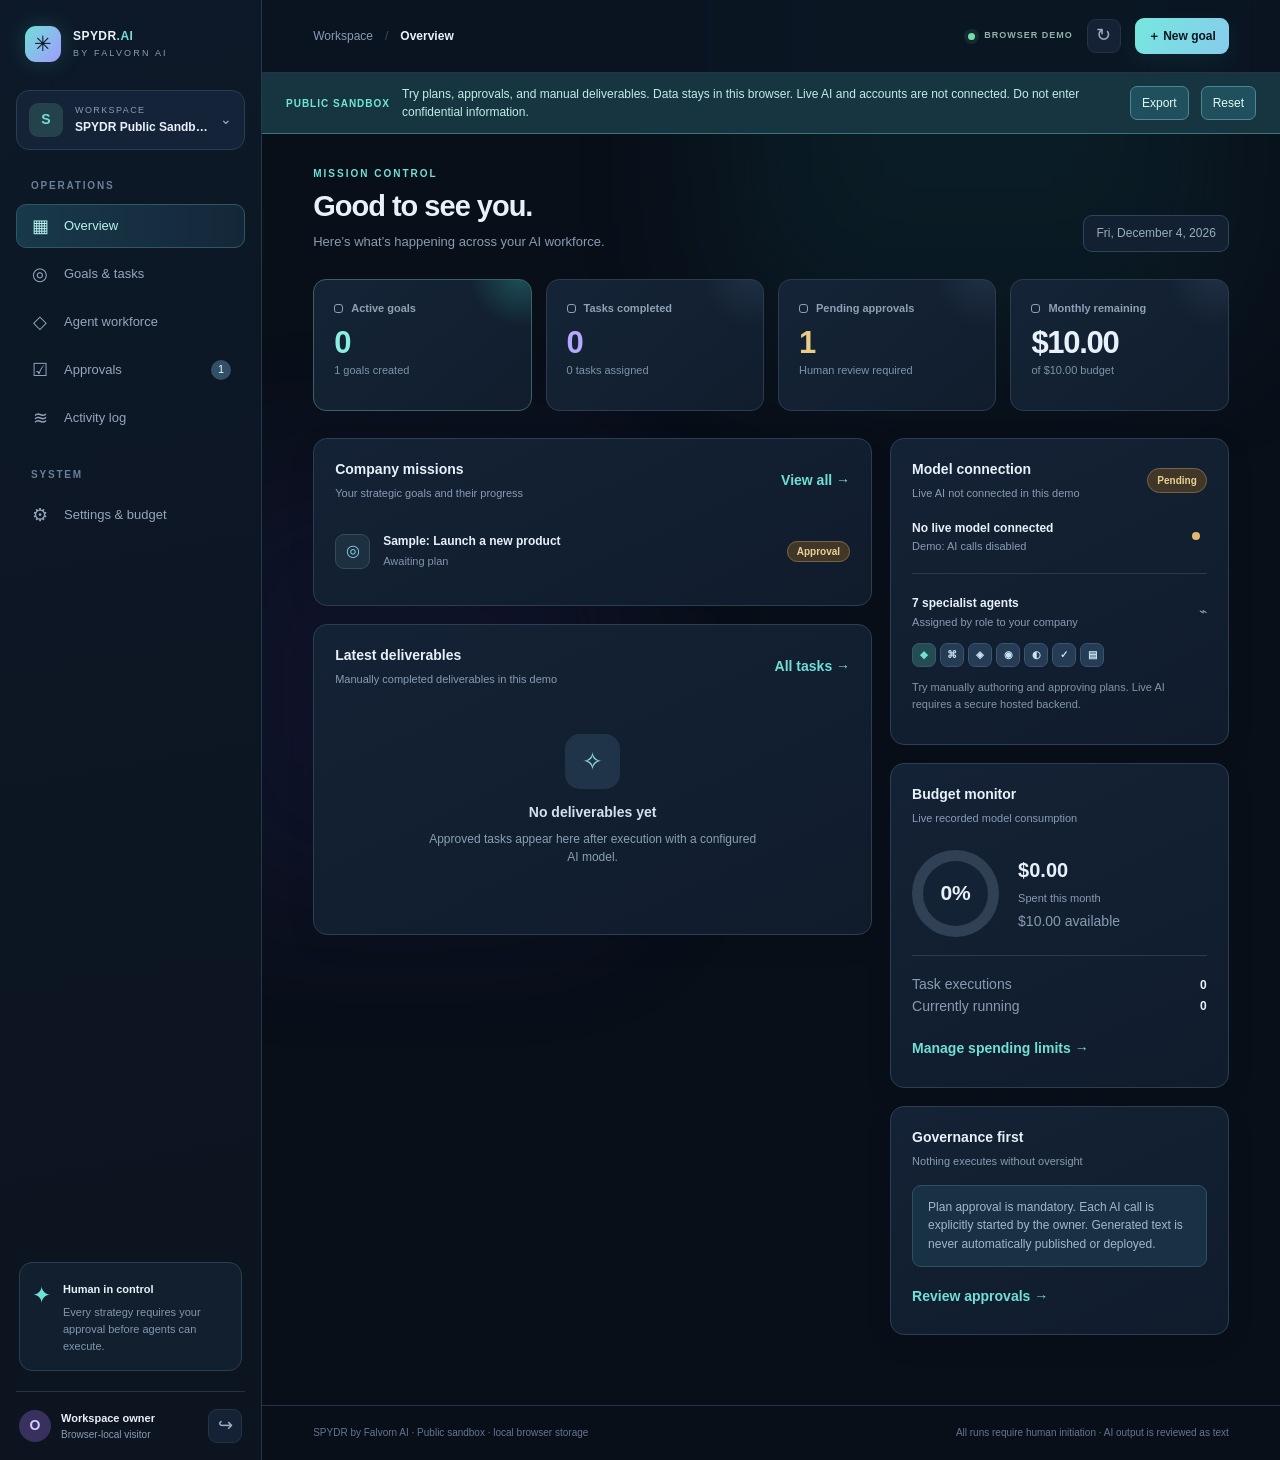
<file: index.html>
<!doctype html>
<html lang="en"><head>
<meta charset="utf-8"/><meta name="viewport" content="width=device-width, initial-scale=1"/>
<meta name="description" content="Try SPYDR by Falvorn AI: browser-local goals, plans, approvals, and deliverables."/><meta name="theme-color" content="#09111d"/>
<title>SPYDR by Falvorn AI — AI CEO Command Center</title>
<link rel="icon" href="/web/favicon.svg" type="image/svg+xml" />
<link rel="stylesheet" href="/web/styles.css" /><link rel="stylesheet" href="/public.css" />
</head><body>
<div class="ambient ambient-one"></div><div class="ambient ambient-two"></div>
<div class="shell" id="shell">
 <aside class="sidebar" aria-label="Main navigation">
  <div class="brand" aria-label="SPYDR by Falvorn AI"><div class="brand-mark"><span>✳</span></div><div><strong>SPYDR<span class="accent">.AI</span></strong><small>BY FALVORN AI</small></div></div>
  <div class="workspace-head"><div class="workspace-symbol" id="workspace-monogram">A</div><div class="workspace-label"><span>WORKSPACE</span><strong id="workspace-name">Your company</strong></div><div class="small-chevron">⌄</div></div>
  <div class="sidebar-section-label">OPERATIONS</div>
  <nav id="nav" class="navigation">
   <button class="nav-link active" data-view="overview"><span class="nav-icon">▦</span><span>Overview</span></button>
   <button class="nav-link" data-view="goals"><span class="nav-icon">◎</span><span>Goals & tasks</span></button>
   <button class="nav-link" data-view="agents"><span class="nav-icon">◇</span><span>Agent workforce</span></button>
   <button class="nav-link" data-view="approvals"><span class="nav-icon">☑</span><span>Approvals</span><span class="nav-count" id="approval-count" hidden>0</span></button>
   <button class="nav-link" data-view="activity"><span class="nav-icon">≋</span><span>Activity log</span></button>
  </nav>
  <div class="sidebar-section-label tools-title">SYSTEM</div>
  <nav class="navigation"><button class="nav-link" data-view="settings"><span class="nav-icon">⚙</span><span>Settings & budget</span></button></nav>
  <div class="sidebar-spacer"></div>
  <div class="side-guide"><span class="side-guide-icon">✦</span><div><strong>Human in control</strong><p>Every strategy requires your approval before agents can execute.</p></div></div>
  <div class="sidebar-footer"><div class="avatar">O</div><div><strong>Workspace owner</strong><small id="owner-email">Authenticated account</small></div><button id="logout" class="icon-button" title="Sign out" aria-label="Sign out">↪</button></div>
 </aside>
 <section class="main-panel">
  <header class="topbar"><div class="breadcrumb"><span>Workspace</span><span class="crumb-divider">/</span><strong id="view-label">Overview</strong></div><div class="top-actions"><span class="live-indicator"><i></i> BROWSER DEMO</span><button id="refresh" class="icon-button refresh" aria-label="Refresh dashboard">↻</button><button id="new-goal-top" class="primary small">＋ New goal</button></div></header>
  <div class="public-notice" role="note"><strong>PUBLIC SANDBOX</strong><span>Try plans, approvals, and manual deliverables. Data stays in this browser. Live AI and accounts are not connected. Do not enter confidential information.</span><button type="button" id="demo-export">Export</button><button type="button" id="demo-reset">Reset</button></div><div class="page-body" id="content"><div class="loading"><span class="spinner"></span> Connecting to workspace...</div></div>
  <footer class="page-footer"><span>SPYDR by Falvorn AI · Public sandbox · local browser storage</span><span>All runs require human initiation · AI output is reviewed as text</span></footer>
 </section>
</div>
<div id="auth" class="auth-scrim" hidden><div class="auth-card"><div class="auth-sigil">✳</div><div class="eyebrow" id="auth-eyebrow">GET STARTED</div><h1 id="auth-title">Meet your AI CEO.</h1><p id="auth-subtitle">A secure command center for your virtual company.</p><form id="auth-form">
<label>Email address<input name="email" type="email" autocomplete="username" required maxlength="180" placeholder="you@company.com"/></label>
<label>Password<input name="password" type="password" autocomplete="new-password" required minlength="12" placeholder="At least 12 characters"/></label>
<label id="company-field">Company name<input name="company" type="text" required maxlength="100" placeholder="Your company name"/></label>
<div id="auth-error" role="alert" class="form-error" hidden></div><button class="primary full" type="submit" id="auth-submit">Create workspace</button>
</form><p class="auth-footer">Private by default · No API keys stored in the browser</p></div></div>
<dialog id="modal"><div class="modal-inside"><div class="modal-head"><div><div class="eyebrow" id="modal-kicker">WORKSPACE ACTION</div><h2 id="modal-title"></h2></div><button class="icon-button modal-close" aria-label="Close dialog" id="modal-close">✕</button></div><div class="modal-body" id="modal-body"></div></div></dialog>
<div id="toast" class="toast" role="status" aria-live="polite" hidden></div>
<script src="/public-api.js"></script><script src="/public-app.js" type="module"></script>
</body></html>
</file>
<file: web/styles.css>
:root{color-scheme:dark;--bg:#090f19;--panel:#0d1725;--surface:#111e30;--surface2:#162338;--line:#243347;--muted:#899bb4;--text:#e8f0fa;--accent:#70dfd7;--purple:#a19bff;--gold:#e3bc75;--red:#ff989e;--shadow:0 18px 60px rgba(0,0,0,.24)}
*{box-sizing:border-box}html,body{min-height:100%;margin:0}body{font-family:Inter,ui-sans-serif,-apple-system,BlinkMacSystemFont,"Segoe UI",sans-serif;background:var(--bg);color:var(--text);font-size:14px;line-height:1.55}button,input,textarea,select{font:inherit}button{cursor:pointer}button:disabled{opacity:.45;cursor:not-allowed}a{color:var(--accent)}[hidden]{display:none!important}.accent{color:var(--accent)}.ambient{position:fixed;pointer-events:none;z-index:-1;filter:blur(80px);opacity:.19}.ambient-one{width:500px;height:500px;background:#12565d;right:4%;top:-170px}.ambient-two{width:420px;height:420px;background:#2f2877;left:15%;bottom:0}
.shell{display:grid;grid-template-columns:262px minmax(0,1fr);min-height:100vh}.sidebar{background:linear-gradient(170deg,#0d1928,#0c1420 85%);border-right:1px solid #26374a;display:flex;flex-direction:column;padding:26px 16px 17px;min-height:100vh}.brand{display:flex;align-items:center;gap:12px;padding:0 9px 28px}.brand-mark{width:36px;height:36px;display:grid;place-items:center;color:#0b1523;border-radius:11px;background:linear-gradient(130deg,var(--accent),var(--purple));box-shadow:0 0 22px #59d6cf31;font-size:21px}.brand strong{display:block;letter-spacing:.45px;font-size:12px}.brand small{display:block;color:var(--muted);font-size:9px;letter-spacing:2.2px;margin-top:2px}.workspace-head{display:flex;gap:12px;align-items:center;background:#152338;border:1px solid #293d54;padding:12px;border-radius:13px;margin-bottom:28px}.workspace-symbol{width:34px;height:34px;background:#24424b;color:var(--accent);display:grid;place-items:center;border-radius:9px;font-weight:800}.workspace-label{min-width:0;flex:1}.workspace-label span{display:block;font-size:9px;letter-spacing:1.4px;color:var(--muted)}.workspace-label strong{display:block;text-overflow:ellipsis;overflow:hidden;white-space:nowrap;font-size:12px}.small-chevron{color:#a1b0c2}.sidebar-section-label{color:#6a7f99;letter-spacing:1.8px;font-size:10px;font-weight:700;padding:0 15px 10px}.tools-title{margin-top:27px}.navigation{display:grid;gap:4px}.nav-link{width:100%;border:1px solid transparent;background:transparent;color:#95a6bd;text-align:left;display:flex;gap:14px;align-items:center;padding:11px 13px;border-radius:10px;font-size:13px}.nav-icon{width:20px;text-align:center;font-size:18px;line-height:1;font-family:ui-sans-serif}.nav-link.active{background:linear-gradient(90deg,#18394a,#142739);border-color:#2d5963;color:#b5f5ee}.nav-link:hover:not(.active){color:white;background:#19283b}.nav-count{margin-left:auto;background:#334f66;color:#d8faff;padding:1px 7px;border-radius:99px;font-size:11px}.sidebar-spacer{flex:1}.side-guide{display:flex;gap:12px;margin:26px 3px 20px;background:#111f2f;border:1px solid #294052;padding:15px 12px;border-radius:13px}.side-guide-icon{font-size:23px;color:var(--accent)}.side-guide strong{font-size:11px}.side-guide p{font-size:11px;color:#8296ae;margin:4px 0 0}.sidebar-footer{border-top:1px solid var(--line);padding:17px 3px 0;display:flex;align-items:center;gap:10px}.sidebar-footer .avatar{width:32px;height:32px;border-radius:50%;display:grid;place-items:center;background:#38315d;color:#d4ccff;font-weight:700}.sidebar-footer>div:nth-child(2){min-width:0;flex:1}.sidebar-footer strong{display:block;font-size:11px}.sidebar-footer small{display:block;overflow:hidden;white-space:nowrap;text-overflow:ellipsis;color:var(--muted);font-size:10px}
.main-panel{min-width:0;display:flex;flex-direction:column}.topbar{height:73px;border-bottom:1px solid var(--line);display:flex;align-items:center;justify-content:space-between;padding:0 clamp(20px,4vw,57px);gap:20px;background:#0c1623cc}.breadcrumb{display:flex;align-items:center;gap:12px;color:var(--muted);font-size:12px}.breadcrumb strong{color:#ecf2f9}.crumb-divider{color:#3c4b5d}.top-actions{display:flex;gap:14px;align-items:center}.live-indicator{display:flex;gap:9px;align-items:center;color:#91b2aa;letter-spacing:1px;font-size:9px;font-weight:700}.live-indicator i{width:7px;height:7px;background:#70ddad;border-radius:50%;box-shadow:0 0 0 4px #65d1a91a;animation:pulse 2.4s infinite}.icon-button{border:1px solid var(--line);background:#152235;color:#9cafc4;width:34px;height:34px;border-radius:9px;display:grid;place-items:center;font-size:18px}.icon-button:hover{color:white;border-color:#557185}.primary{color:#071721;border:0;background:linear-gradient(120deg,#76e7de,#87cbec);font-weight:800;border-radius:9px;padding:11px 18px;box-shadow:0 8px 24px #47dfce12}.primary:hover{filter:brightness(1.07)}.primary.small{font-size:12px;padding:9px 13px}.primary.full{width:100%}.secondary{border:1px solid #38566a;border-radius:8px;color:#d7e9f4;background:#1a3140;padding:9px 14px;font-weight:600}.secondary:hover{background:#244457}.danger-btn{border:1px solid #704653;color:#ffb4ba;background:#422c39;border-radius:8px;padding:8px 13px}.ghost{background:transparent;border:0;color:var(--accent);font-weight:700;padding:7px 0}.page-body{flex:1;max-width:1550px;width:100%;margin:0 auto;padding:32px clamp(20px,4vw,57px) 70px}.page-footer{display:flex;justify-content:space-between;gap:20px;border-top:1px solid #233348;padding:19px clamp(20px,4vw,57px);font-size:10px;color:#62768f}.eyebrow{color:var(--accent);text-transform:uppercase;letter-spacing:2px;font-size:10px;font-weight:800}.page-heading{display:flex;align-items:flex-end;justify-content:space-between;gap:20px;margin-bottom:27px}.page-heading h1{font-size:29px;line-height:1.15;letter-spacing:-1px;margin:8px 0 9px;font-weight:750}.page-heading p{color:var(--muted);margin:0;font-size:13px}.heading-meta{color:#93b0c1;font-size:12px;padding:8px 12px;border:1px solid #2e4558;border-radius:9px;background:#122032}.kpi-grid{display:grid;grid-template-columns:repeat(4,minmax(0,1fr));gap:14px;margin-bottom:27px}.kpi{background:linear-gradient(140deg,#142436,#111d2d);border:1px solid #2c3b4e;min-height:132px;border-radius:13px;padding:20px;position:relative;overflow:hidden}.kpi:after{content:"";position:absolute;right:-42px;top:-58px;width:105px;height:105px;background:radial-gradient(circle,var(--kpi-glow,#47617c),transparent 70%);opacity:.26}.kpi-title{font-size:11px;color:#8fa1b7;font-weight:600;display:flex;align-items:center;gap:8px}.kpi-title>i{width:9px;height:9px;border:1px solid currentColor;border-radius:3px}.kpi strong{display:block;font-size:31px;letter-spacing:-1.3px;margin:9px 0 2px;line-height:1.1}.kpi .kpi-note{color:#7e93a9;font-size:11px}.kpi.highlight{border-color:#3c625f;--kpi-glow:#3cdac9}.kpi.highlight strong{color:#8beee3}.kpi.gold strong{color:#eacc88}.kpi.violet strong{color:#b5a9ff}.content-grid{display:grid;grid-template-columns:minmax(0,1.65fr) minmax(290px,1fr);gap:18px}.panel{background:linear-gradient(155deg,#142235,#101c2c);border:1px solid #2c3e53;border-radius:14px;box-shadow:0 8px 30px #00000012;min-width:0}.panel-head{padding:20px 21px 15px;display:flex;align-items:center;justify-content:space-between;gap:15px}.panel-head h2{font-size:14px;margin:0;font-weight:700}.panel-head p{margin:4px 0 0;color:var(--muted);font-size:11px}.panel-inner{padding:0 21px 20px}.section-space{margin-top:18px}.text-muted{color:var(--muted)}.right-column{display:grid;gap:18px;align-content:start}.empty{padding:31px 17px;text-align:center;color:#899fb5}.empty-icon{width:55px;height:55px;display:grid;place-items:center;margin:0 auto 13px;border-radius:15px;background:#203449;color:#8bdcd7;font-size:25px}.empty strong{display:block;color:#d4e1ef;margin-bottom:6px}.empty p{max-width:340px;margin:0 auto 16px;font-size:12px}.empty button{font-size:12px}.goal-item,.task-item,.agent-item,.activity-item{display:flex;align-items:center;gap:13px;border-top:1px solid #26374b;padding:15px 0}.goal-item:first-child,.task-item:first-child,.agent-item:first-child,.activity-item:first-child{border-top:0}.item-icon{width:35px;height:35px;flex:none;border:1px solid #344a61;border-radius:9px;background:#1c3042;color:#88cbe0;display:grid;place-items:center;font-size:16px}.item-content{flex:1;min-width:0}.item-title{font-weight:650;font-size:12px;display:block;overflow:hidden;text-overflow:ellipsis;white-space:nowrap}.item-sub{color:#8094ab;font-size:11px;margin-top:3px}.item-right{flex:none;text-align:right}.chip{font-size:10px;font-weight:700;padding:4px 9px;border:1px solid #385064;background:#1c3043;color:#bed3e4;border-radius:999px;white-space:nowrap;text-transform:capitalize}.chip.completed,.chip.approved{border-color:#32675d;background:#1d3b38;color:#91e7d1}.chip.running,.chip.active{border-color:#445f9a;background:#1d3152;color:#b5c5fa}.chip.pending,.chip.approval{border-color:#786442;background:#403729;color:#ead092}.chip.error,.chip.rejected{border-color:#75505b;background:#402731;color:#ffadb3}.chip.high{color:#ffb0b7;border-color:#78434b}.chip.medium{color:#eacc88;border-color:#706348}.chip.low{color:#89dfcc;border-color:#3e7167}.mini-progress{height:7px;background:#29374a;border-radius:999px;overflow:hidden;margin-top:11px}.mini-progress b{height:100%;display:block;background:linear-gradient(90deg,#5acbbc,#98e9e3);border-radius:999px;transition:width .4s}.ring{width:87px;height:87px;display:grid;place-items:center;border-radius:50%;background:conic-gradient(var(--accent) var(--percent),#304155 0);position:relative}.ring:before{content:"";position:absolute;inset:11px;background:#142235;border-radius:50%}.ring strong{position:relative;font-size:21px}.budget-wrap{display:flex;align-items:center;gap:19px;margin:8px 0 3px}.budget-copy{flex:1}.budget-copy strong{display:block;font-size:20px}.budget-copy p{color:var(--muted);margin:4px 0;font-size:11px}.agent-dots{display:flex;align-items:center;gap:4px;margin-top:12px}.agent-dot{width:24px;height:24px;border-radius:7px;background:#263b54;border:1px solid #385572;display:grid;place-items:center;color:#c6e3f2;font-size:10px;font-weight:700}.agent-dot:first-child{background:#244d53;color:var(--accent)}.divider{height:1px;background:#283a50;margin:18px 0}.model-row{display:flex;align-items:center;justify-content:space-between;gap:15px}.model-row strong{font-size:12px}.model-row small{display:block;color:var(--muted);font-size:11px}.status-dot{width:8px;height:8px;background:#80d2a7;border-radius:50%;display:inline-block;margin-right:7px}.status-dot.off{background:#e4b66f}.status-copy{font-size:11px;color:#8195aa;margin-top:12px}.action-line{display:flex;gap:8px;align-items:center;flex-wrap:wrap}.table-wrap{overflow:auto}.data-table{width:100%;border-collapse:collapse;text-align:left;min-width:700px}.data-table th{color:#8396ab;font-size:10px;text-transform:uppercase;letter-spacing:1px;padding:13px 15px;background:#16263a}.data-table td{border-top:1px solid #24374a;padding:13px 15px;color:#bdcede;font-size:12px}.data-table td:first-child{color:#e7f0f8;font-weight:650}.data-table td .subline{display:block;font-size:10px;color:#8298af;font-weight:400;margin-top:4px}.data-table td button{font-size:11px}.agent-grid{display:grid;grid-template-columns:repeat(3,minmax(0,1fr));gap:15px}.agent-card{padding:23px;background:linear-gradient(140deg,#17283c,#111e2f);border:1px solid #2d4359;border-radius:14px;position:relative;overflow:hidden}.agent-card:before{content:"";position:absolute;left:-20px;top:-90px;width:170px;height:170px;background:radial-gradient(circle,#3c92953d,transparent 70%)}.agent-symbol{position:relative;width:50px;height:50px;display:grid;place-items:center;border-radius:15px;background:linear-gradient(135deg,#284b5b,#242e4c);border:1px solid #42647c;font-size:22px;color:#a9f3f1}.agent-card h3{position:relative;margin:16px 0 2px;font-size:16px}.agent-card p{position:relative;font-size:12px;color:var(--muted);margin:0 0 18px}.agent-footer{position:relative;border-top:1px solid #2b3e51;padding-top:14px;display:flex;justify-content:space-between;color:#92a5ba;font-size:11px}.timeline-mark{background:#274452;color:var(--accent);border:1px solid #3a5966;width:31px;height:31px;display:grid;place-items:center;border-radius:50%;flex:none}.activity-item .item-sub{white-space:normal}.approve-card{padding:21px;margin-bottom:15px;border:1px solid #3d4b5d;background:#142235;border-radius:13px}.approve-card h3{font-size:16px;margin:7px 0}.approve-card p{color:#a6bbce;font-size:12px}.approve-meta{font-size:10px;color:var(--accent);text-transform:uppercase;letter-spacing:1.4px}.plan-task{border:1px solid #33495d;background:#172a3d;padding:13px;border-radius:9px;margin:9px 0;font-size:12px}.plan-task strong{display:block;font-size:12px}.plan-task p{margin:5px 0;color:#9bb1c6}.plan-task small{color:#86b2c2}.actions-bottom{display:flex;justify-content:flex-end;gap:10px;margin-top:18px}.budget-setting{max-width:500px}.loading{display:flex;justify-content:center;align-items:center;gap:12px;padding:90px;color:var(--muted)}.spinner{display:inline-block;border:2px solid #456179;border-top-color:var(--accent);width:18px;height:18px;border-radius:50%;animation:spin .7s linear infinite}.tips{font-size:12px;color:#a3b7c9;background:#193145;border:1px solid #2a5260;border-radius:9px;padding:12px 15px}.tips code{color:#c3efeb}.mono{font-family:ui-monospace,SFMono-Regular,Menlo,monospace}.artifact-output{font-family:ui-monospace,SFMono-Regular,Menlo,monospace;font-size:12px;white-space:pre-wrap;color:#dbe9ef;line-height:1.7;overflow-wrap:anywhere;background:#0d1725;padding:16px;border:1px solid #2c4457;border-radius:8px;max-height:64vh;overflow:auto}
.auth-scrim{position:fixed;inset:0;background:radial-gradient(ellipse at 50% 25%,#163e4b,#08101b 65%);z-index:30;display:grid;place-items:center;padding:22px}.auth-card{width:min(100%,446px);background:linear-gradient(155deg,#17293e,#111b2b);border:1px solid #33556c;box-shadow:0 25px 95px #0007;border-radius:20px;padding:40px}.auth-sigil{font-size:28px;color:var(--accent);margin-bottom:15px}.auth-card h1{font-size:28px;letter-spacing:-.8px;margin:11px 0 8px}.auth-card>p{color:#9ab0c6;font-size:13px;margin:0 0 26px}.auth-card form{display:grid;gap:15px}label{font-size:11px;color:#b8ccda;font-weight:650;display:grid;gap:7px}input,textarea,select{width:100%;color:#eaf5ff;background:#0b1726;border:1px solid #345066;border-radius:9px;padding:11px 12px;outline:none}input:focus,textarea:focus,select:focus{border-color:var(--accent);box-shadow:0 0 0 3px #63dbc51d}textarea{resize:vertical;min-height:110px}input::placeholder,textarea::placeholder{color:#6c8299}.auth-footer{font-size:10px!important;text-align:center;margin:19px 0 0!important}.form-error{color:#ffc1c1;background:#4c2930;border:1px solid #72454d;border-radius:8px;padding:9px 12px;font-size:12px}dialog{color:var(--text);background:#0d1928;border:1px solid #3a546a;box-shadow:0 25px 100px #0009;border-radius:17px;width:min(94vw,700px);max-height:90vh;padding:0}dialog::backdrop{background:#060d19d9;backdrop-filter:blur(5px)}.modal-head{display:flex;justify-content:space-between;gap:17px;padding:23px 26px;border-bottom:1px solid #263e53}.modal-head h2{font-size:20px;margin:5px 0 0}.modal-body{padding:24px 26px;overflow-y:auto;max-height:calc(90vh - 105px)}.modal-body form{display:grid;gap:16px}.modal-intro{margin:0 0 15px;color:#a1b5c9;font-size:12px}.modal-foot{display:flex;justify-content:flex-end;gap:10px;margin-top:9px}.modal-hint{color:#7f94aa;font-size:11px}.toast{position:fixed;bottom:25px;right:25px;z-index:100;background:#193c43;color:#baffee;padding:14px 18px;border:1px solid #447268;border-radius:10px;box-shadow:var(--shadow);max-width:380px}.toast.error{background:#472d36;border-color:#8c515c;color:#ffd2da}.inline-msg{color:#b2c3d2;font-size:12px}.role-tag{color:#a2c7d7}.manual-row{display:grid;grid-template-columns:150px 1fr;gap:9px;margin-bottom:8px}.nowrap{white-space:nowrap}.foot-note{color:#738ba2;font-size:11px}
@keyframes spin{to{transform:rotate(360deg)}}@keyframes pulse{50%{box-shadow:0 0 0 8px #65d1a900}}
@media(max-width:1190px){.content-grid{grid-template-columns:1fr}.right-column{grid-template-columns:1fr 1fr}.agent-grid{grid-template-columns:repeat(2,1fr)}}
@media(max-width:900px){.shell{grid-template-columns:75px minmax(0,1fr)}.sidebar{padding:20px 10px}.brand{padding:0 8px 26px}.brand>div:last-child,.workspace-label,.small-chevron,.sidebar-section-label,.nav-link span:not(.nav-icon),.nav-count,.side-guide,.sidebar-footer>div:nth-child(2),.sidebar-footer button{display:none!important}.workspace-head{padding:9px;justify-content:center}.nav-link{justify-content:center;padding:13px 6px}.nav-icon{font-size:21px}.brand-mark{flex:none}.sidebar-footer{justify-content:center}.topbar{padding:0 22px}.page-body{padding:25px 22px 60px}.page-footer{padding:16px 22px}}
@media(max-width:660px){.shell{grid-template-columns:1fr}.sidebar{min-height:auto;position:sticky;top:0;z-index:10;flex-direction:row;align-items:center;padding:10px 12px;gap:11px;overflow:auto;border-right:0;border-bottom:1px solid var(--line)}.brand{padding:0}.brand-mark{width:30px;height:30px}.workspace-head,.sidebar-footer,.sidebar-spacer,.sidebar .navigation:nth-of-type(2){display:none}.navigation{display:flex;gap:3px}.nav-link{width:39px;padding:10px 7px}.nav-icon{font-size:19px}.topbar{height:63px;padding:0 15px}.breadcrumb{font-size:11px}.top-actions{gap:7px}.top-actions .live-indicator,.top-actions .refresh{display:none}.page-body{padding:24px 14px 50px}.page-heading h1{font-size:25px}.kpi-grid{grid-template-columns:repeat(2,minmax(0,1fr));gap:10px}.kpi{padding:16px;min-height:116px}.kpi strong{font-size:26px}.right-column{grid-template-columns:1fr}.agent-grid{grid-template-columns:1fr}.page-footer{padding:16px}.page-footer span:last-child{display:none}.panel-head{padding:17px}.panel-inner{padding:0 17px 16px}.auth-card{padding:28px}.manual-row{grid-template-columns:1fr}.modal-head,.modal-body{padding:20px}}
@media(prefers-reduced-motion:reduce){*,*:before,*:after{animation:none!important;scroll-behavior:auto!important}}

.space-top-8{margin-top:8px}.space-top-12{margin-top:12px}.space-top-14{margin-top:14px}.space-bottom-13{margin-bottom:13px}
</file>
<file: public.css>
.public-notice{display:flex;align-items:center;gap:12px;padding:12px 24px;background:#163541;border-bottom:1px solid #3b7777;color:#c1ece8;font-size:12px;line-height:1.5}.public-notice strong{white-space:nowrap;color:#71e7d3;font-size:10px;letter-spacing:1px}.public-notice span{flex:1}.public-notice button{border:1px solid #4a8892;background:#20505d;color:#e0faf4;padding:7px 11px;border-radius:7px;cursor:pointer}@media(max-width:760px){.public-notice{padding:12px;flex-wrap:wrap}.public-notice span{flex-basis:100%;order:2}.public-notice button{order:1}}
</file>
